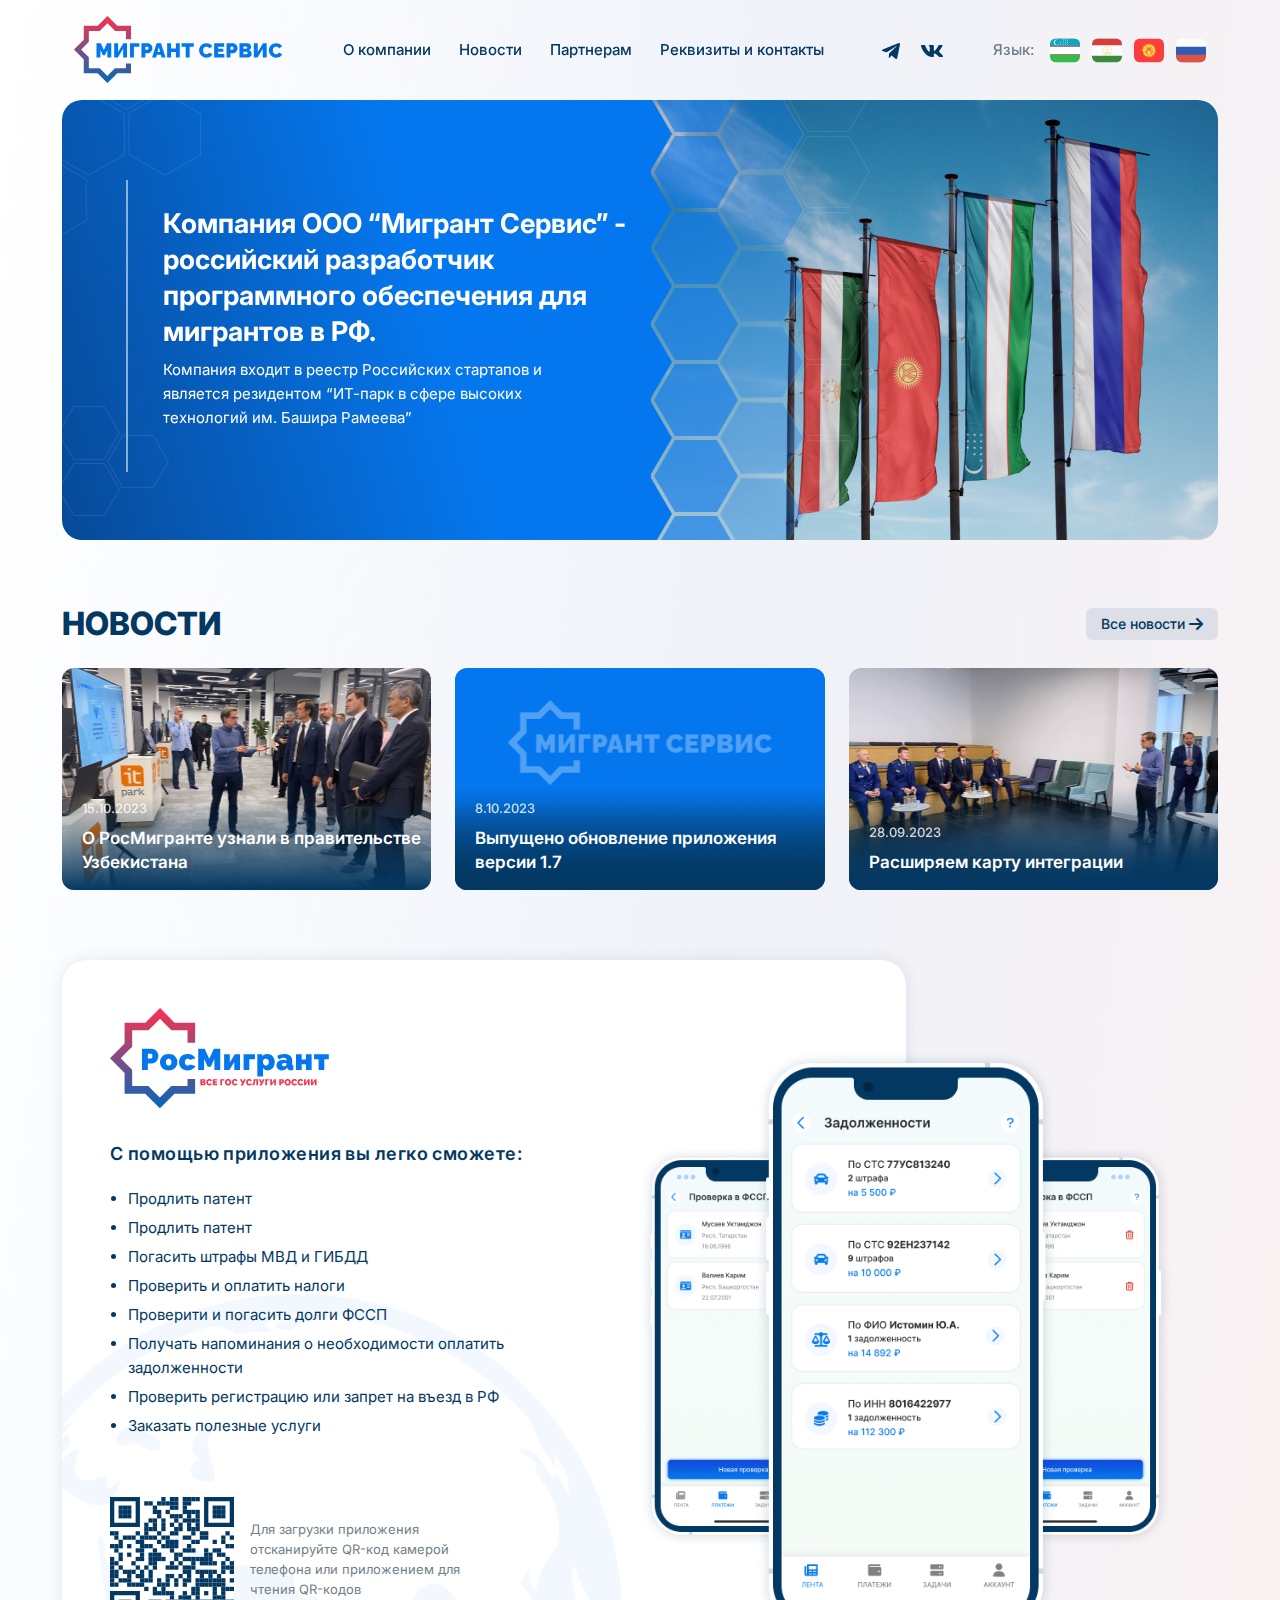
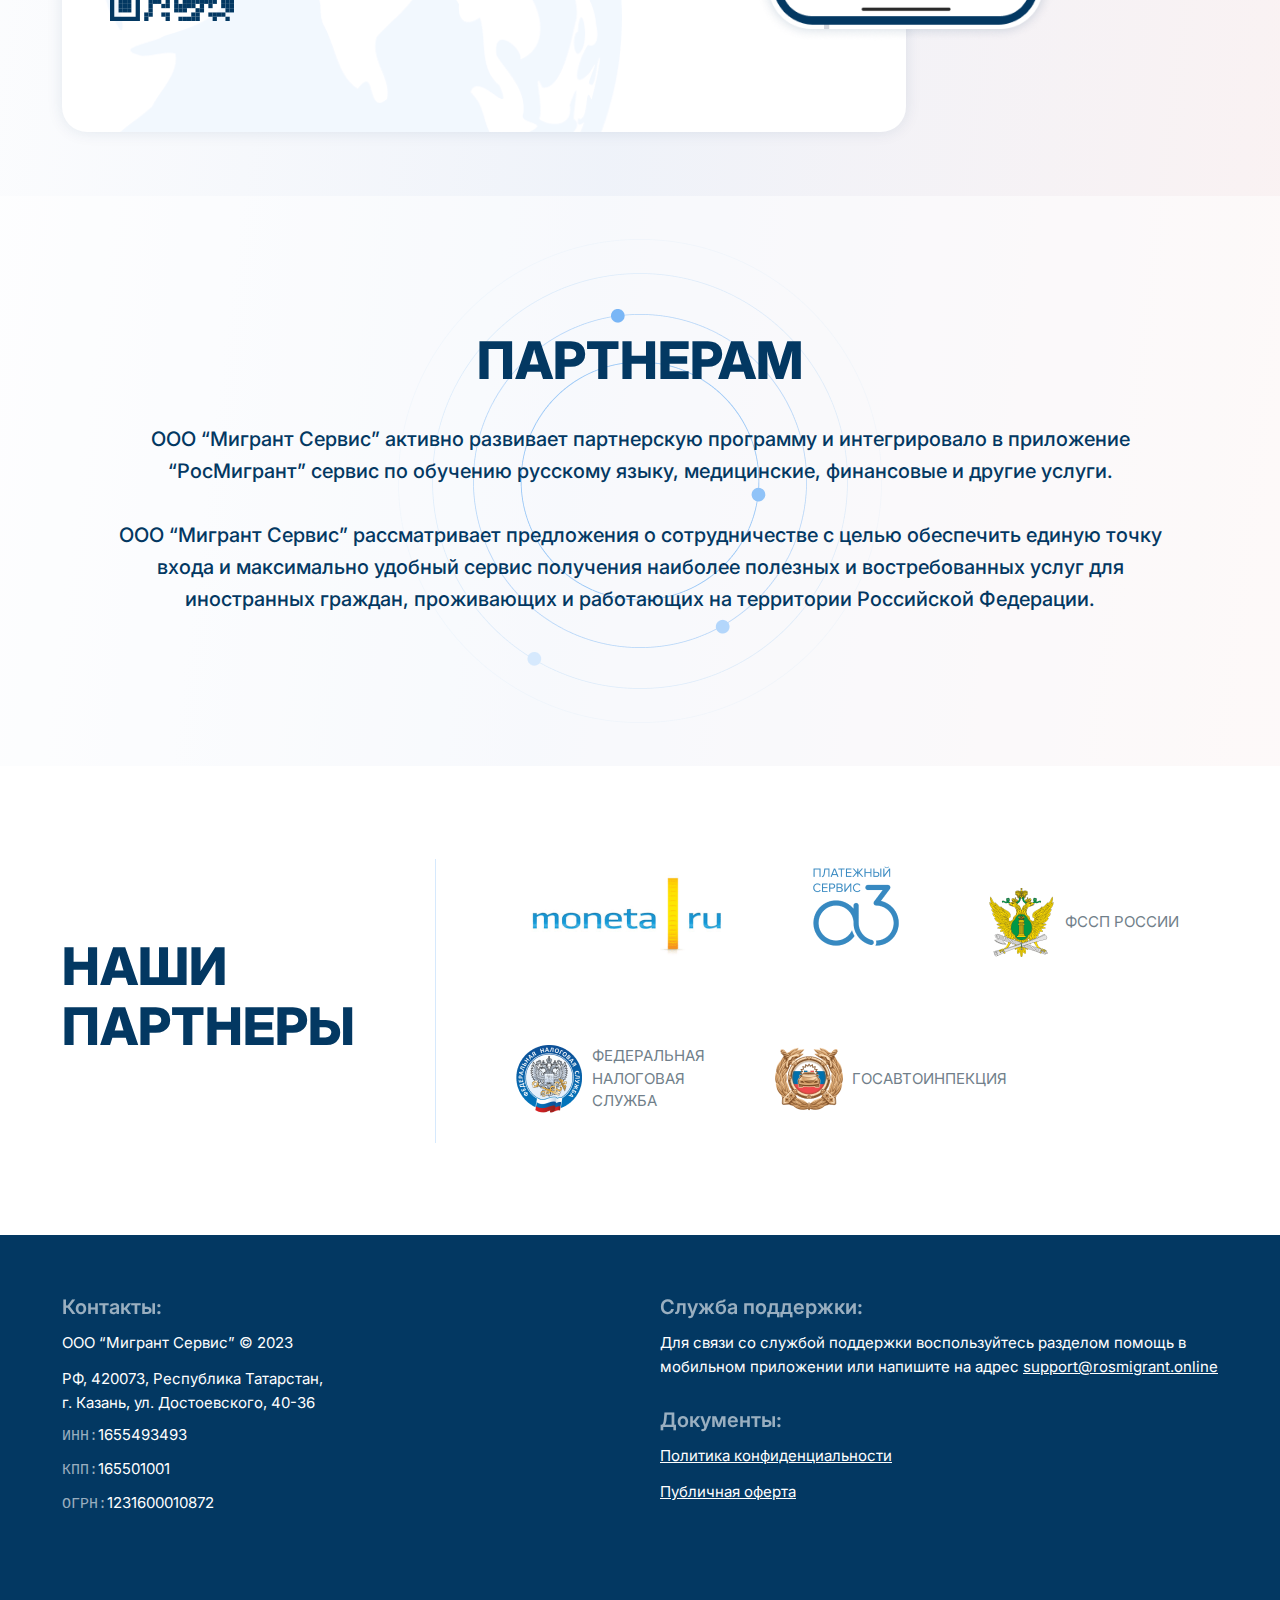
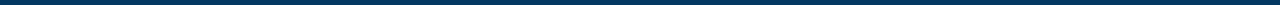
<file: index.html>
<!doctype html>
<html lang="ru">
<head>
  <meta charset="utf-8">
  <meta name="viewport" content="width=device-width, initial-scale=1.0"/>
  <meta http-equiv="X-UA-Compatible" content="ie=edge">
  <meta name="theme-color" content="#FFF">
  <meta name="msapplication-navbutton-color" content="#FFF">
  <meta name="apple-mobile-web-app-capable" content="yes"/>
  <meta name="apple-mobile-web-app-status-bar-style" content="#FFF">

  <!--  SUPPORT FAVICON ALL TOUCH-->
  <link rel="icon" type="image/x-icon" href="favicon.ico">
  <link rel="icon" type="image/png" href="favicon.png">
  <link rel="apple-touch-icon" href="android-chrome-192x192.png">
  <meta name="msapplication-config" content="browserconfig.xml"/>

<!--  <script src="js/bootstrap.bundle.min.js"></script>-->
  <script src="js/aos.js"></script>

  <link rel="stylesheet" href="css/bootstrap.min.css">
  <link rel="stylesheet" href="icons/icons.css">
  <link href="css/aos.css" rel="stylesheet">
  <link rel="stylesheet" href="css/style.css">

  <title>МИГРАНТ СЕРВИС</title>
</head>
<body>


<nav id="menu" class="menu h-100 ">
  <div class="container menu-container h-100 d-flex justify-content-between align-items-center">
    <div class="menu-logo me-56 me-xl-56">
      <a href="#header">
        <img src="images/Logo.svg" width="209" height="68" alt="Logo">
      </a>
    </div>
    <div class="menu-items d-flex justify-content-start align-items-center">
      <a href="#header" class="c-blue me-20 me-xl-28 fs-15 fw-500 text-nowrap">О компании</a>
      <a href="#news" class="c-blue me-20 me-xl-28 fs-15 fw-500">Новости</a>
      <a href="#partners" class="c-blue me-20 me-xl-28 fs-15 fw-500">Партнерам</a>
      <a href="#footer" class="c-blue fs-15 fw-500 text-nowrap">Реквизиты и контакты</a>
      <div class="menu-items-image ms-35 ms-xl-56 d-flex">
        <a href="#">
          <img src="images/telegram.svg" alt="tele">
        </a>
        <a class="ms-8 ms-xl-16" href="#">
          <img src="images/Wk.svg" alt="wk">
        </a>
      </div>
    </div>
    <div class="menu-flags ms-45 ms-xl-45 d-flex align-items-center">
      <span class="flag-text me-13 me-xl-16 fs-15 fw-500 c-gray">Язык:</span>
      <a class="me-9 me-xl-12 cursor-pointer" href="#">
        <img src="images/Uzbekstan.svg" alt="uz">
      </a>
      <a class="me-9 me-xl-12 " href="#">
        <img src="images/Tajikstan.svg" alt="Tj">
      </a>
      <a class="me-9 me-xl-12 " href="#">
        <img src="images/Kyrgizstan.svg" alt="KZ">
      </a>
      <a href="#">
        <img src="images/Russia.svg" alt="RS">
      </a>
      <div style="cursor: pointer" class="mobile-menu-board">
        <span class="с-blue"></span>
        <span class="с-blue"></span>
        <span class="с-blue"></span>
      </div>
    </div>
    <div class="menu-items-mobile">
      <div class="container">
        <a href="#header" class="c-blue d-block mb-24 fs-18 fs-lg-15 fw-500">О компании</a>
        <a href="#news" class="c-blue d-block mb-24 fs-18 fs-lg-15 fw-500">Новости</a>
        <a href="#partners" class="c-blue d-block mb-24 fs-18 fs-lg-15 fw-500">Партнерам</a>
        <a href="#footer" class="c-blue d-block mb-24 fs-18 fs-lg-15 fw-500">Реквизиты и контакты</a>
        <div class="menu-items-image mt-32">
          <a class="me-16" href="#">
            <img src="images/telegram.svg" alt="tele">
          </a>
          <a href="#">
            <img src="images/Wk.svg" alt="wk">
          </a>
        </div>
        <div class="menu-flags-menu mt-22">
          <span class="d-block fs-15 fw-500 c-gray mb-1">Язык:</span>
          <a class="me-12 cursor-pointer" href="#">
            <img src="images/Uzbekstan.svg" alt="uz">
          </a>
          <a class="me-12" href="#">
            <img src="images/Tajikstan.svg" alt="Tj">
          </a>
          <a class="me-12" href="#">
            <img src="images/Kyrgizstan.svg" alt="KZ">
          </a>
          <a href="#">
            <img src="images/Russia.svg" alt="RS">
          </a>
        </div>
      </div>
    </div>
  </div>
</nav>

<div class="container main">
  <section id="header" class="header">
    <div class="header-title">
      <h1 data-aos="fade-right" data-aos-duration="1300">
        Компания ООО “Мигрант Сервис” - российский разработчик программного обеспечения для мигрантов в РФ.
      </h1>
      <p data-aos="fade-right" data-aos-duration="2000">
        Компания входит в реестр Российских стартапов и является резидентом “ИТ-парк в сфере высоких технологий им.
        Башира Рамеева”
      </p>
    </div>
  </section>

  <section id="news" class="news">
    <div class="news-title d-flex justify-content-between align-items-center">
      <h2 class="mb-0">Новости</h2>
      <button>
        <a href="news.html"><span>Все новости</span></a>
        <i class="fa-solid fa-arrow-right ms-1"></i>
      </button>
    </div>

    <div class="row mt-24">
      <div class="col-lg-4 col-md-6 col-12 mb-lg-0 mb-4 ">
        <div style="background-image: url('images/news-img1.png')" class="news-box h-222">
          <div class="news-box-text">
            <h5 class="data">15.10.2023</h5>
            <p>О РосМигранте узнали в правительстве Узбекистана</p>
          </div>
        </div>
      </div>
      <div class="col-lg-4 col-md-6 col-12 mb-lg-0 mb-4">
        <div style="background-image: url('images/news-img2.png')" class="news-box  h-222">
          <div class="news-box-text">
            <h5 class="data">8.10.2023</h5>
            <p>Выпущено обновление приложения версии 1.7</p>
          </div>
        </div>
      </div>
      <div class="col-lg-4 col-12 col-12">
        <div style="background-image: url('images/news-img3.png')" class="news-box h-222">
          <div class="news-box-text">
            <h5 class="data">28.09.2023</h5>
            <p>Расширяем карту интеграции</p>
          </div>
        </div>
      </div>
    </div>
  </section>

  <section id="migrant" class="migrant position-relative">
    <div class="inner">
      <div class="migrant-white-box">
        <div class="migrant-white-box-logo">
          <img src="images/migrant.svg" alt="mi">
        </div>
        <div class="migrant-white-box-texts">
          <h2>С помощью приложения вы легко сможете:</h2>

          <ul>
            <li>
              Продлить патент
            </li>
            <li>
              Продлить патент
            </li>
            <li>
              Погасить штрафы МВД и ГИБДД
            </li>
            <li>
              Проверить и оплатить налоги
            </li>
            <li>
              Проверити и погасить долги ФССП
            </li>
            <li>
              Получать напоминания о необходимости оплатить задолженности
            </li>
            <li>
              Проверить регистрацию или запрет на въезд в РФ
            </li>
            <li>
              Заказать полезные услуги
            </li>
          </ul>

        </div>
        <div class="migrant-white-box-shtrix d-flex align-items-center">
          <img src="images/strix.svg" alt="shrix">
          <span class="ms-3">Для загрузки приложения <br>
            отсканируйте QR-код камерой <br>
            телефона или приложением для <br>
            чтения QR-кодов</span>
        </div>
        <div class="migrant-white-box-application mt-25">
          <a href="#">
            <img src="images/Play_store.svg" alt="Play">
          </a>
          <a href="#">
            <img src="images/App_Store.svg" alt="App">
          </a>
        </div>
        <div class="migrant-iphone-image">
          <img src="images/migrant-iphone.png" alt="migrant" width="1264" height="1394">
        </div>
      </div>
    </div>
  </section>
</div>

<section id="partners" class="partners mt-64">
  <div class="container partners-container">
    <div class="partners-texts">
      <h2>Партнерам</h2>

      <p>ООО “Мигрант Сервис” активно развивает партнерскую программу и интегрировало
        в приложение “РосМигрант” сервис по обучению русскому языку, медицинские, финансовые и другие услуги.
        <br>
        <br>
        ООО “Мигрант Сервис” рассматривает предложения о сотрудничестве с
        целью обеспечить единую точку входа и максимально удобный сервис получения
        наиболее полезных и востребованных услуг для иностранных граждан, проживающих
        и работающих на территории Российской Федерации.
      </p>
    </div>
  </div>
</section>


<section id="our-partners" class="our-partners">
  <div class="container">
    <div class="our-partners-inner">
      <div class="our-partners-inner-head">
        <h2>
          Наши Партнеры
        </h2>
      </div>
      <div class="our-partners-inner-box">
        <div class="our-partners-inner-box-image">
          <img width="226" height="110" src="images/our-partners1.png" alt="our">
        </div>
        <div class="our-partners-inner-box-image">
          <img width="100" height="100" src="images/our-partners2.png" alt="our">
        </div>
        <div class="our-partners-inner-box-image d-flex align-items-center">
          <img width="71" height="70" src="images/our-partners3.png" alt="our">
          <span class="ms-2">ФССП России</span>
        </div>
        <div class="our-partners-inner-box-image d-flex align-items-center">
          <img width="70" height="70" src="images/our-partners4.png" alt="our">
          <span class="ms-2">ФЕДЕРАЛЬНАЯ <br>  НАЛОГОВАЯ СЛУЖБА</span>
        </div>
        <div class="our-partners-inner-box-image ms-0 ms-lg-4 d-flex align-items-center">
          <img width="70" height="70" src="images/our-partners5.png" alt="our">
          <span class="ms-2">Госавтоинпекция</span>
        </div>
      </div>
    </div>
  </div>
</section>


<footer id="footer" class="footer">
  <div class="container">
    <div class="footer-inner">
      <div class="footer-inner-contact">
        <h3 class="mb-12">Контакты:</h3>
        <p class="mb-12">ООО “Мигрант Сервис” © 2023</p>
        <a class="mb-2" href="#">
          РФ, 420073, Республика Татарстан, <br>
          г. Казань, ул. Достоевского, 40-36
        </a>
        <span class="mb-2"><samp>ИНН:</samp>1655493493</span>
        <span class="mb-2"><samp>КПП:</samp>165501001</span>
        <span class="mb-2"><samp>ОГРН:</samp>1231600010872</span>
      </div>
      <div class="footer-inner-contact">
        <h3 class="mb-12">Служба поддержки:</h3>
        <p class="mb-29">Для связи со службой поддержки воспользуйтесь разделом помощь в <br>
          мобильном приложении или напишите на адрес <a href="#">support@rosmigrant.online</a>
        </p>
        <h3 class="mb-12">Документы:</h3>
        <a class="footer-inner-contact-link mb-12" href="#">
          Политика конфиденциальности
        </a>
        <a class="footer-inner-contact-link" href="#">
          Публичная оферта
        </a>
      </div>
    </div>
  </div>
</footer>


<script src="js/script.js"></script>
</body>
</html>
</file>
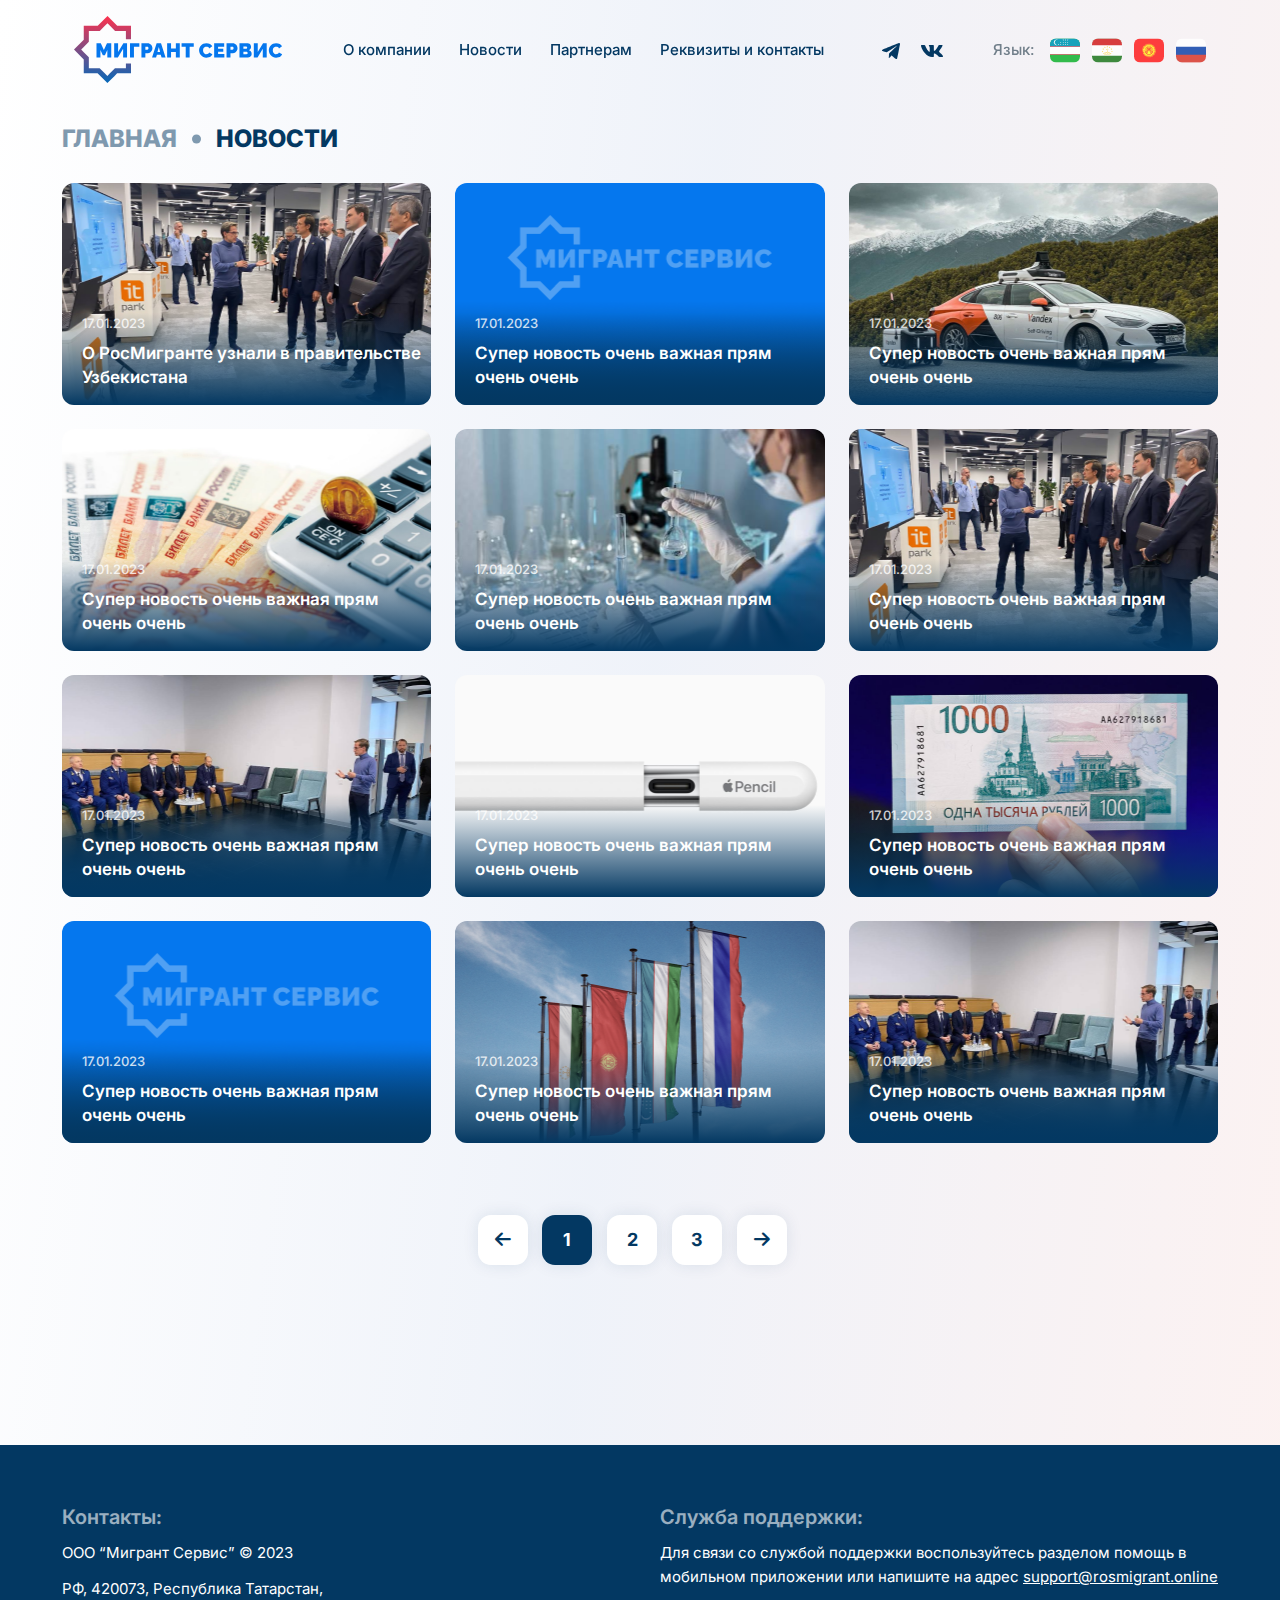
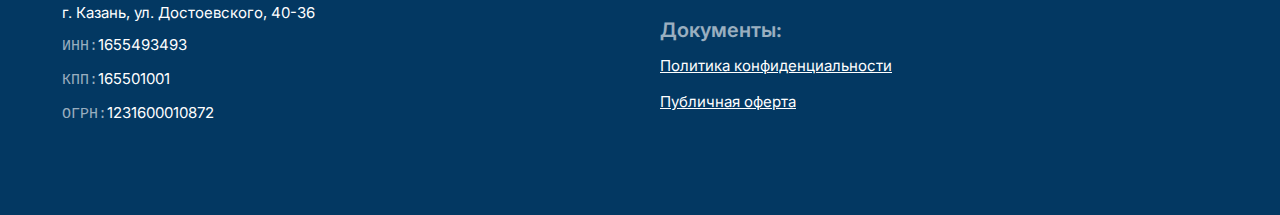
<file: news.html>
<!doctype html>
<html lang="ru">
<head>
  <meta charset="utf-8">
  <meta name="viewport" content="width=device-width, initial-scale=1.0"/>
  <meta http-equiv="X-UA-Compatible" content="ie=edge">
  <meta name="theme-color" content="#FFF">
  <meta name="msapplication-navbutton-color" content="#FFF">
  <meta name="apple-mobile-web-app-capable" content="yes"/>
  <meta name="apple-mobile-web-app-status-bar-style" content="#FFF">

  <!--  SUPPORT FAVICON ALL TOUCH-->
  <link rel="icon" type="image/x-icon" href="favicon.ico">
  <link rel="icon" type="image/png" href="favicon.png">
  <link rel="apple-touch-icon" href="android-chrome-192x192.png">
  <meta name="msapplication-config" content="browserconfig.xml"/>

  <script src="js/bootstrap.bundle.min.js"></script>
  <script src="js/aos.js"></script>

  <link rel="stylesheet" href="css/bootstrap.min.css">
  <link rel="stylesheet" href="icons/icons.css">
  <link href="css/aos.css" rel="stylesheet">
  <link rel="stylesheet" href="css/style.css">


  <title>Новости</title>
</head>
<body>


<nav id="menu" class="menu h-100 ">
  <div class="container menu-container h-100 d-flex justify-content-between align-items-center">
    <div class="menu-logo me-56 me-xl-56">
      <a href="#">
        <img src="images/Logo.svg" width="209" height="68" alt="Logo">
      </a>
    </div>
    <div class="menu-items d-flex justify-content-start align-items-center">
      <a href="#" class="c-blue me-20 me-xl-28 fs-15 fw-500 text-nowrap">О компании</a>
      <a href="#news" class="c-blue me-20 me-xl-28 fs-15 fw-500">Новости</a>
      <a href="#" class="c-blue me-20 me-xl-28 fs-15 fw-500">Партнерам</a>
      <a href="#" class="c-blue fs-15 fw-500 text-nowrap">Реквизиты и контакты</a>
      <div class="menu-items-image ms-35 ms-xl-56 d-flex">
        <a href="#">
          <img src="images/telegram.svg" alt="tele">
        </a>
        <a class="ms-8 ms-xl-16" href="#">
          <img src="images/Wk.svg" alt="wk">
        </a>
      </div>
    </div>
    <div class="menu-flags ms-45 ms-xl-45 d-flex align-items-center">
      <span class="flag-text me-13 me-xl-16 fs-15 fw-500 c-gray">Язык:</span>
      <a class="me-9 me-xl-12 cursor-pointer" href="#">
        <img src="images/Uzbekstan.svg" alt="uz">
      </a>
      <a class="me-9 me-xl-12 " href="#">
        <img src="images/Tajikstan.svg" alt="Tj">
      </a>
      <a class="me-9 me-xl-12 " href="#">
        <img src="images/Kyrgizstan.svg" alt="KZ">
      </a>
      <a href="#">
        <img src="images/Russia.svg" alt="RS">
      </a>
      <div style="cursor: pointer" class="mobile-menu-board">
        <span class="с-blue"></span>
        <span class="с-blue"></span>
        <span class="с-blue"></span>
      </div>
    </div>
    <div class="menu-items-mobile">
      <div class="container">
        <a href="#" class="c-blue d-block mb-24 fs-18 fs-lg-15 fw-500">О компании</a>
        <a href="#news" class="c-blue d-block mb-24 fs-18 fs-lg-15 fw-500">Новости</a>
        <a href="#" class="c-blue d-block mb-24 fs-18 fs-lg-15 fw-500">Партнерам</a>
        <a href="#" class="c-blue d-block mb-24 fs-18 fs-lg-15 fw-500">Реквизиты и контакты</a>
        <div class="menu-items-image mt-32">
          <a class="me-16" href="#">
            <img src="images/telegram.svg" alt="tele">
          </a>
          <a href="#">
            <img src="images/Wk.svg" alt="wk">
          </a>
        </div>
        <div class="menu-flags-menu mt-22">
          <span class="d-block fs-15 fw-500 c-gray mb-1">Язык:</span>
          <a class="me-12 cursor-pointer" href="#">
            <img src="images/Uzbekstan.svg" alt="uz">
          </a>
          <a class="me-12" href="#">
            <img src="images/Tajikstan.svg" alt="Tj">
          </a>
          <a class="me-12" href="#">
            <img src="images/Kyrgizstan.svg" alt="KZ">
          </a>
          <a href="#">
            <img src="images/Russia.svg" alt="RS">
          </a>
        </div>
      </div>
    </div>
  </div>
</nav>

<div class="container">

  <section id="news" class="news news-page">

    <div class="news-title news-page-title d-flex justify-content-start align-items-center">
      <h3 class="mb-0">главная</h3>
      <img class="ms-15 me-15" src="images/round.svg" alt="round">
      <h2 class="mb-0">Новости</h2>
    </div>

    <div class="row mt-10 mt-sm-24">
      <div class="col-12 col-sm-6 col-lg-4 mb-4 ">
        <div style="background-image: url('images/news-img1.png')" class="news-box h-222">
          <div class="news-box-text">
            <h5 class="data">17.01.2023</h5>
            <p>О РосМигранте узнали в правительстве Узбекистана</p>
          </div>
        </div>
      </div>
      <div class="col-12 col-sm-6 col-lg-4 mb-4">
        <div style="background-image: url('images/news-img2.png')" class="news-box  h-222">
          <div class="news-box-text">
            <h5 class="data">17.01.2023</h5>
            <p>Супер новость очень важная прям очень очень</p>
          </div>
        </div>
      </div>
      <div class="col-12 col-sm-6 col-lg-4 mb-4">
        <div style="background-image: url('images/news-img4.png')" class="news-box h-222">
          <div class="news-box-text">
            <h5 class="data">17.01.2023</h5>
            <p>Супер новость очень важная прям очень очень</p>
          </div>
        </div>
      </div>
      <div class="col-12 col-sm-6 col-lg-4 mb-4">
        <div style="background-image: url('images/news-img5.png')" class="news-box h-222">
          <div class="news-box-text">
            <h5 class="data">17.01.2023</h5>
            <p>Супер новость очень важная прям очень очень</p>
          </div>
        </div>
      </div>
      <div class="col-12 col-sm-6 col-lg-4 mb-4">
        <div style="background-image: url('images/news-img6.png')" class="news-box h-222">
          <div class="news-box-text">
            <h5 class="data">17.01.2023</h5>
            <p>Супер новость очень важная прям очень очень</p>
          </div>
        </div>
      </div>
      <div class="col-12 col-sm-6 col-lg-4 mb-4">
        <div style="background-image: url('images/news-img1.png')" class="news-box h-222">
          <div class="news-box-text">
            <h5 class="data">17.01.2023</h5>
            <p>Супер новость очень важная прям очень очень</p>
          </div>
        </div>
      </div>
      <div class="col-12 col-sm-6 col-lg-4 mb-4">
        <div style="background-image: url('images/news-img3.png')" class="news-box h-222">
          <div class="news-box-text">
            <h5 class="data">17.01.2023</h5>
            <p>Супер новость очень важная прям очень очень</p>
          </div>
        </div>
      </div>
      <div class="col-12 col-sm-6 col-lg-4 mb-4">
        <div style="background-image: url('images/news-img7.png')" class="news-box h-222">
          <div class="news-box-text">
            <h5 class="data">17.01.2023</h5>
            <p>Супер новость очень важная прям очень очень</p>
          </div>
        </div>
      </div>
      <div class="col-12 col-sm-6 col-lg-4 mb-4">
        <div style="background-image: url('images/news-img8.png')" class="news-box h-222">
          <div class="news-box-text">
            <h5 class="data">17.01.2023</h5>
            <p>Супер новость очень важная прям очень очень</p>
          </div>
        </div>
      </div>
      <div class="col-12 col-sm-6 col-lg-4 mb-4">
        <div style="background-image: url('images/news-img2.png')" class="news-box h-222">
          <div class="news-box-text">
            <h5 class="data">17.01.2023</h5>
            <p>Супер новость очень важная прям очень очень</p>
          </div>
        </div>
      </div>
      <div class="col-12 col-sm-6 col-lg-4 mb-4">
        <div style="background-image: url('images/news-img9.png')" class="news-box h-222">
          <div class="news-box-text">
            <h5 class="data">17.01.2023</h5>
            <p>Супер новость очень важная прям очень очень</p>
          </div>
        </div>
      </div>
      <div class="col-12 col-sm-6 col-lg-4 mb-4">
        <div style="background-image: url('images/news-img3.png')" class="news-box h-222">
          <div class="news-box-text">
            <h5 class="data">17.01.2023</h5>
            <p>Супер новость очень важная прям очень очень</p>
          </div>
        </div>
      </div>
    </div>

  </section>


</div>


<div class="d-flex justify-content-center align-items-center mt-48 mb-164">
  <div aria-label="Page navigation example">
    <ul class="pagination">
      <li class="page-item">
        <a class="page-link" href="#" aria-label="Previous">
          <span aria-hidden="true">
            <i class="fa-solid fa-arrow-left"></i>
          </span>
        </a>
      </li>
      <li class="page-item"><a class="page-link active" href="#">1</a></li>
      <li class="page-item"><a class="page-link" href="#">2</a></li>
      <li class="page-item"><a class="page-link" href="#">3</a></li>
      <li class="page-item">
        <a class="page-link" href="#" aria-label="Next">
          <span aria-hidden="true">
            <i class="fa-solid fa-arrow-right"></i>
          </span>
        </a>
      </li>
    </ul>
  </div>
</div>


<footer class="footer">

  <div class="container">

    <div class="footer-inner">

      <div class="footer-inner-contact">
        <h3 class="mb-12">Контакты:</h3>
        <p class="mb-12">ООО “Мигрант Сервис” © 2023</p>
        <a class="mb-2" href="#">
          РФ, 420073, Республика Татарстан, <br>
          г. Казань, ул. Достоевского, 40-36
        </a>
        <span class="mb-2"><samp>ИНН:</samp>1655493493</span>
        <span class="mb-2"><samp>КПП:</samp>165501001</span>
        <span class="mb-2"><samp>ОГРН:</samp>1231600010872</span>
      </div>

      <div class="footer-inner-contact">
        <h3 class="mb-12">Служба поддержки:</h3>
        <p class="mb-29">Для связи со службой поддержки воспользуйтесь разделом помощь в <br>
          мобильном приложении или напишите на адрес <a href="#">support@rosmigrant.online</a>
        </p>
        <h3 class="mb-12">Документы:</h3>
        <a class="footer-inner-contact-link mb-12" href="#">
          Политика конфиденциальности
        </a>
        <a class="footer-inner-contact-link" href="#">
          Публичная оферта
        </a>
      </div>


    </div>


  </div>


</footer>

<script src="js/script.js"></script>
</body>
</html>
</file>
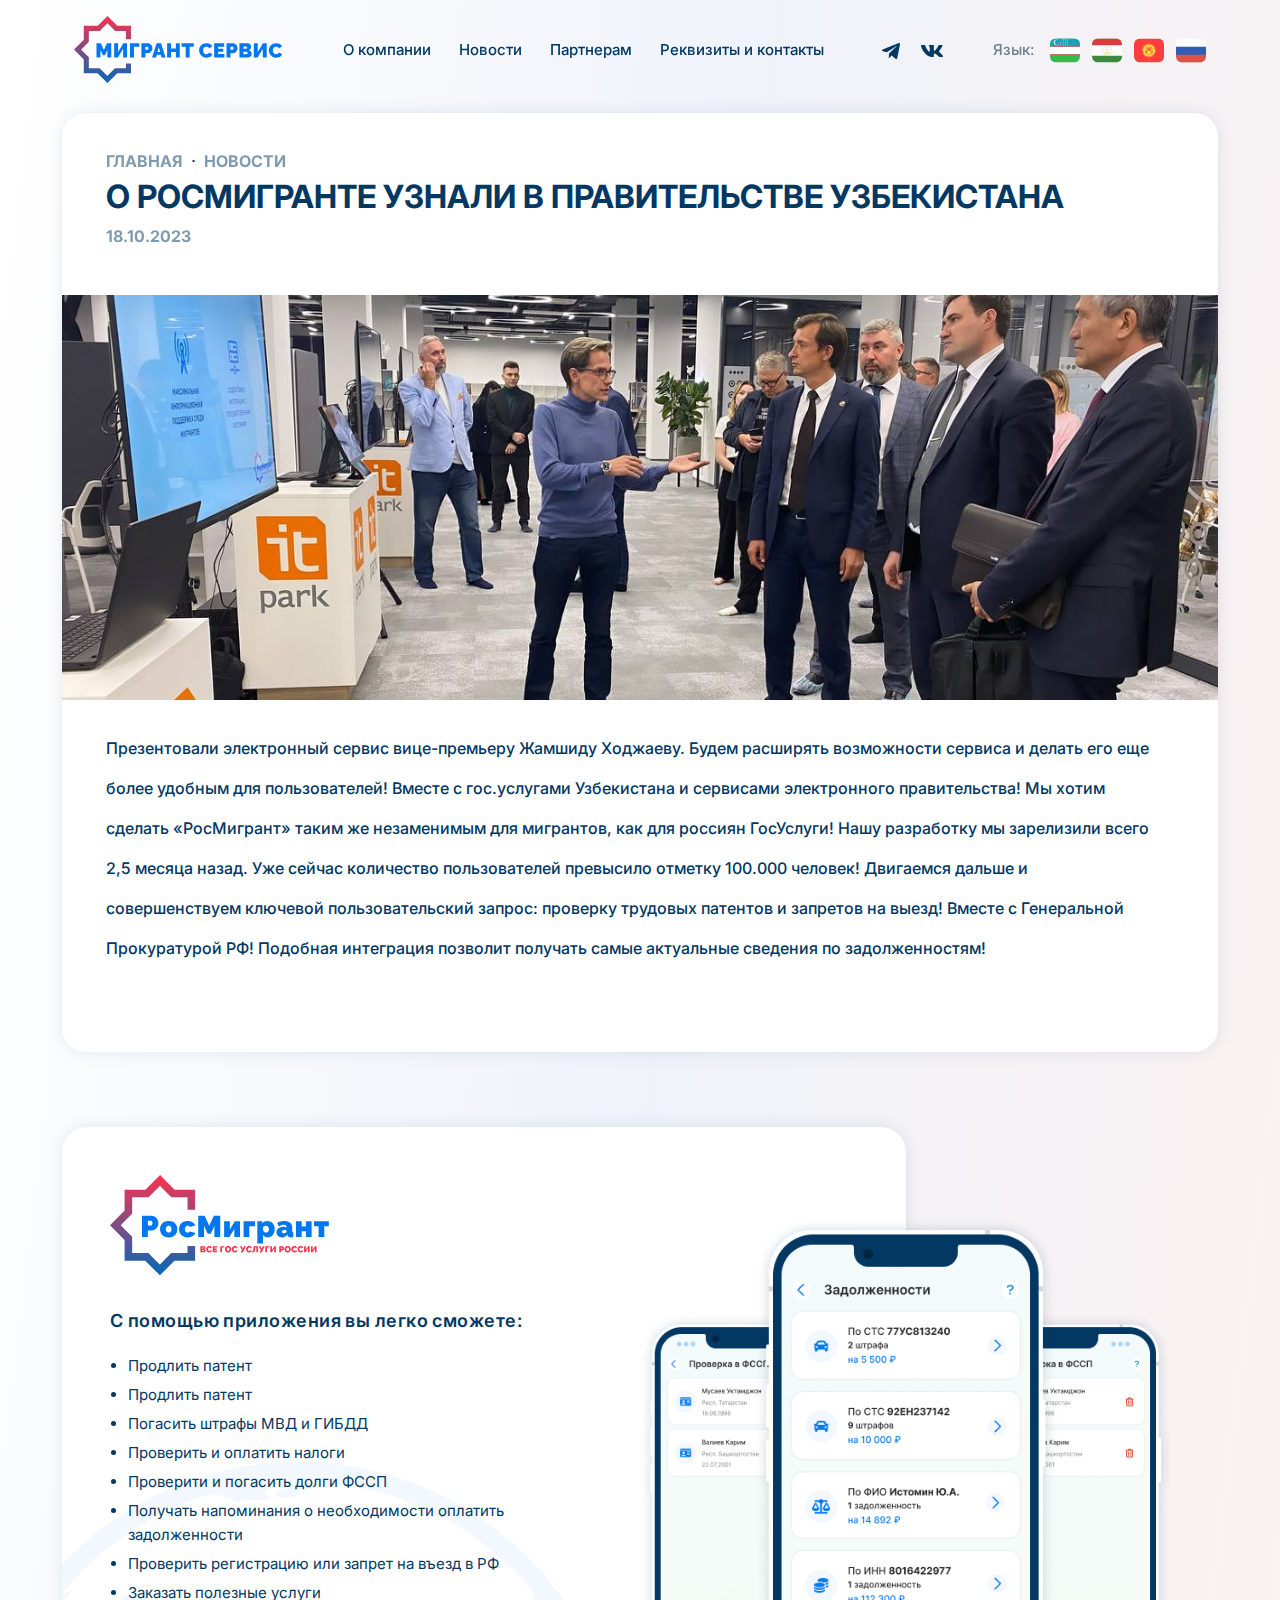
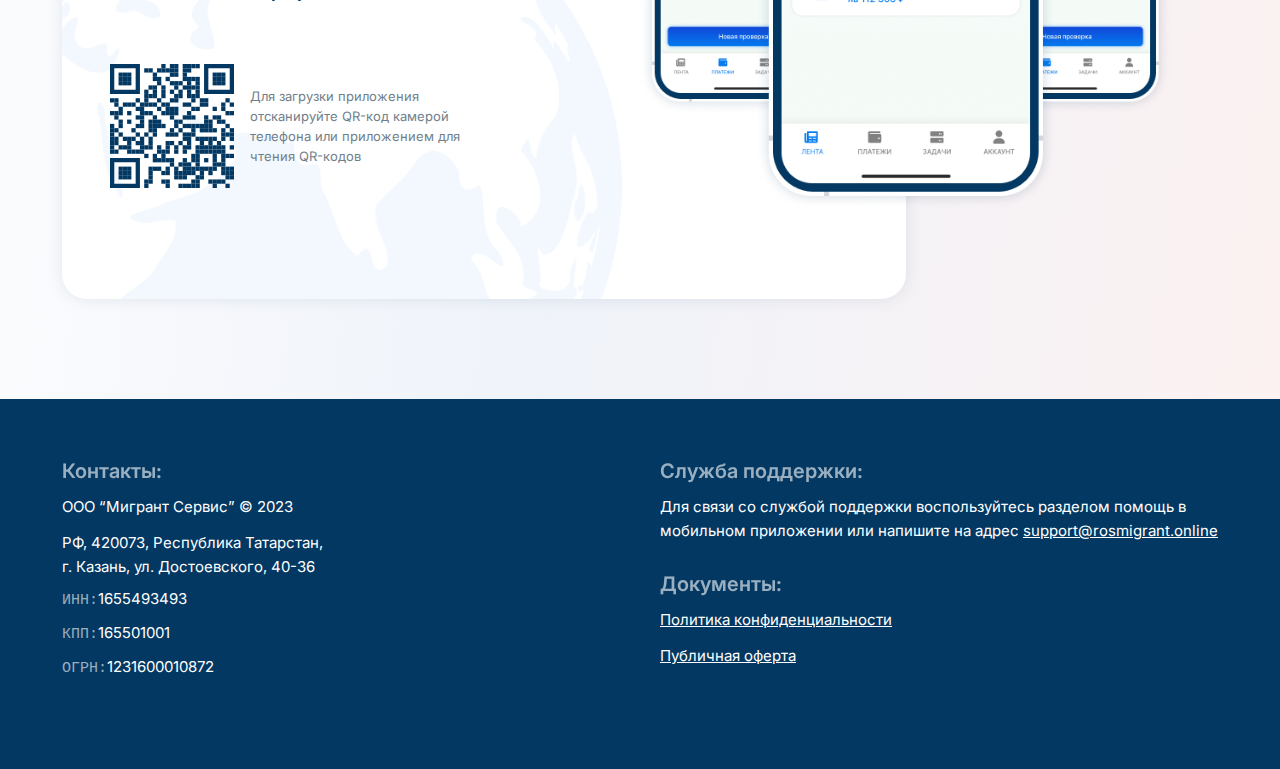
<file: wiframe.html>
<!doctype html>
<html lang="ru">
<head>
  <meta charset="utf-8">
  <meta name="viewport" content="width=device-width, initial-scale=1.0"/>
  <meta http-equiv="X-UA-Compatible" content="ie=edge">
  <meta name="theme-color" content="#FFF">
  <meta name="msapplication-navbutton-color" content="#FFF">
  <meta name="apple-mobile-web-app-capable" content="yes"/>
  <meta name="apple-mobile-web-app-status-bar-style" content="#FFF">

  <!--  SUPPORT FAVICON ALL TOUCH-->
  <link rel="icon" type="image/x-icon" href="favicon.ico">
  <link rel="icon" type="image/png" href="favicon.png">
  <link rel="apple-touch-icon" href="android-chrome-192x192.png">
  <meta name="msapplication-config" content="browserconfig.xml"/>

  <script src="js/bootstrap.bundle.min.js"></script>
  <script src="js/aos.js"></script>

  <link rel="stylesheet" href="css/bootstrap.min.css">
  <link rel="stylesheet" href="icons/icons.css">
  <link href="css/aos.css" rel="stylesheet">
  <link rel="stylesheet" href="css/style.css">

  <title>Новости</title>
</head>
<body>


<nav id="menu" class="menu h-100 ">
  <div class="container menu-container h-100 d-flex justify-content-between align-items-center">
    <div class="menu-logo me-56 me-xl-56">
      <a href="#header">
        <img src="images/Logo.svg" width="209" height="68" alt="Logo">
      </a>
    </div>
    <div class="menu-items d-flex justify-content-start align-items-center">
      <a href="#header" class="c-blue me-20 me-xl-28 fs-15 fw-500 text-nowrap">О компании</a>
      <a href="#news" class="c-blue me-20 me-xl-28 fs-15 fw-500">Новости</a>
      <a href="#partners" class="c-blue me-20 me-xl-28 fs-15 fw-500">Партнерам</a>
      <a href="#footer" class="c-blue fs-15 fw-500 text-nowrap">Реквизиты и контакты</a>
      <div class="menu-items-image ms-35 ms-xl-56 d-flex">
        <a href="#">
          <img src="images/telegram.svg" alt="tele">
        </a>
        <a class="ms-8 ms-xl-16" href="#">
          <img src="images/Wk.svg" alt="wk">
        </a>
      </div>
    </div>
    <div class="menu-flags ms-45 ms-xl-45 d-flex align-items-center">
      <span class="flag-text me-13 me-xl-16 fs-15 fw-500 c-gray">Язык:</span>
      <a class="me-9 me-xl-12 cursor-pointer" href="#">
        <img src="images/Uzbekstan.svg" alt="uz">
      </a>
      <a class="me-9 me-xl-12 " href="#">
        <img src="images/Tajikstan.svg" alt="Tj">
      </a>
      <a class="me-9 me-xl-12 " href="#">
        <img src="images/Kyrgizstan.svg" alt="KZ">
      </a>
      <a href="#">
        <img src="images/Russia.svg" alt="RS">
      </a>
      <div style="cursor: pointer" class="mobile-menu-board">
        <span class="с-blue"></span>
        <span class="с-blue"></span>
        <span class="с-blue"></span>
      </div>
    </div>
    <div class="menu-items-mobile">
      <div class="container">
        <a href="#header" class="c-blue d-block mb-24  fs-15 fw-500">О компании</a>
        <a href="#news" class="c-blue d-block mb-24  fs-15 fw-500">Новости</a>
        <a href="#partners" class="c-blue d-block mb-24 fs-15 fw-500">Партнерам</a>
        <a href="#footer" class="c-blue d-block mb-24  fs-15 fw-500">Реквизиты и контакты</a>
        <div class="menu-items-image mt-32">
          <a class="me-16" href="#">
            <img src="images/telegram.svg" alt="tele">
          </a>
          <a href="#">
            <img src="images/Wk.svg" alt="wk">
          </a>
        </div>
        <div class="menu-flags-menu mt-22">
          <span class="d-block fs-15 fw-500 c-gray">Язык:</span>
          <a class="me-12 cursor-pointer" href="#">
            <img src="images/Uzbekstan.svg" alt="uz">
          </a>
          <a class="me-12" href="#">
            <img src="images/Tajikstan.svg" alt="Tj">
          </a>
          <a class="me-12" href="#">
            <img src="images/Kyrgizstan.svg" alt="KZ">
          </a>
          <a href="#">
            <img src="images/Russia.svg" alt="RS">
          </a>
        </div>
      </div>
    </div>
  </div>
</nav>

<div class="container mt-100 main">

  <div class="wrapper mt-113 mb-75">
    <div class="pt-sm-34 pt-20 ps-sm-44 ps-24">
      <div class="d-flex justify-content-start align-items-center">
        <a href="#" class="fw-bold fs-16 c-blue text-uppercase wrapper-links">главная</a>
        <span class="fs-18 mx-2 c-blue">·</span>
        <a href="#" class="fw-bold fs-16 c-blue text-uppercase wrapper-links">Новости</a>
      </div>

      <h1 class="fs-sm-32 fs-22 c-blue fw-bold text-uppercase mt-1 mb-2">О РосМигранте узнали в Правительстве Узбекистана</h1>
      <p class="fs-16 c-blue opacity-50 text-uppercase fw-bold">18.10.2023</p>
    </div>
    <img src="images/wiframe-img.png" alt="wiframe-img.png" class="w-100 mt-sm-31 mt-12 h-405 object-fit-cover" style="object-position: center 37%;">

      <p class="c-blue fs-16 fw-500 mb-0 pt-28 ps-sm-44 ps-27 lh-35 lh-sm-40 pb-sm-84 pb-40 pe-sm-52 pe-20">
          Презентовали электронный сервис вице-премьеру Жамшиду Ходжаеву.
          Будем расширять возможности сервиса и делать его еще более удобным для пользователей! Вместе с гос.услугами Узбекистана и сервисами электронного правительства!
          Мы хотим сделать «РосМигрант» таким же незаменимым для мигрантов, как для россиян ГосУслуги! Нашу разработку мы зарелизили всего 2,5 месяца назад. Уже сейчас количество пользователей превысило отметку 100.000 человек! Двигаемся дальше и совершенствуем ключевой пользовательский запрос: проверку трудовых патентов и запретов на выезд!
          Вместе с Генеральной Прокуратурой РФ!
          Подобная интеграция позволит получать самые актуальные сведения по задолженностям!
      </p>
  </div>


  <section id="migrant" class="migrant position-relative mb-100">
    <div class="inner">
      <div class="migrant-white-box">
        <div class="migrant-white-box-logo">
          <img src="images/migrant.svg" alt="mi">
        </div>
        <div class="migrant-white-box-texts">
          <h2>С помощью приложения вы легко сможете:</h2>

          <ul>
            <li>
              Продлить патент
            </li>
            <li>
              Продлить патент
            </li>
            <li>
              Погасить штрафы МВД и ГИБДД
            </li>
            <li>
              Проверить и оплатить налоги
            </li>
            <li>
              Проверити и погасить долги ФССП
            </li>
            <li>
              Получать напоминания о необходимости оплатить задолженности
            </li>
            <li>
              Проверить регистрацию или запрет на въезд в РФ
            </li>
            <li>
              Заказать полезные услуги
            </li>
          </ul>

        </div>
        <div class="migrant-white-box-shtrix d-flex align-items-center">
          <img src="images/strix.svg" alt="shrix">
          <span class="ms-3">Для загрузки приложения <br>
            отсканируйте QR-код камерой <br>
            телефона или приложением для <br>
            чтения QR-кодов</span>
        </div>
        <div class="migrant-white-box-application mt-25">
          <a href="#">
            <img src="images/Play_store.svg" alt="Play">
          </a>
          <a href="#">
            <img src="images/App_Store.svg" alt="App">
          </a>
        </div>
        <div class="migrant-iphone-image">
          <img src="images/migrant-iphone.png" alt="migrant" width="1264" height="1394">
        </div>
      </div>
    </div>
  </section>

</div>


<footer id="footer" class="footer">

  <div class="container">

    <div class="footer-inner">

      <div class="footer-inner-contact">
        <h3 class="mb-12">Контакты:</h3>
        <p class="mb-12">ООО “Мигрант Сервис” © 2023</p>
        <a class="mb-2" href="#">
          РФ, 420073, Республика Татарстан, <br>
          г. Казань, ул. Достоевского, 40-36
        </a>
        <span class="mb-2"><samp>ИНН:</samp>1655493493</span>
        <span class="mb-2"><samp>КПП:</samp>165501001</span>
        <span class="mb-2"><samp>ОГРН:</samp>1231600010872</span>
      </div>

      <div class="footer-inner-contact">
        <h3 class="mb-12">Служба поддержки:</h3>
        <p class="mb-29">Для связи со службой поддержки воспользуйтесь разделом помощь в <br>
          мобильном приложении или напишите на адрес <a href="#">support@rosmigrant.online</a>
        </p>
        <h3 class="mb-12">Документы:</h3>
        <a class="footer-inner-contact-link mb-12" href="#">
          Политика конфиденциальности
        </a>
        <a class="footer-inner-contact-link" href="#">
          Публичная оферта
        </a>
      </div>


    </div>


  </div>


</footer>

<script src="js/script.js"></script>
</body>
</html>
</file>
<file: icons/icons.css>
.fa, .fa-brands, .fa-duotone, .fa-light, .fa-regular, .fa-solid, .fa-thin, .fab, .fad, .fal, .far, .fas, .fat {
    -moz-osx-font-smoothing: grayscale;
    -webkit-font-smoothing: antialiased;
    font-style: normal;
    font-variant: normal;
    line-height: 1;
    text-rendering: auto
}


.fa-arrow-right:before {
    content: "\f061"
}

.fa-mobile:before {
    content: "\f3ce"
}

.fa-desktop:before {
    content: "\f390"
}

.fa-code:before {
    content: "\f121"
}

.fa-share-nodes:before {
    content: "\f1e0"
}

.fa-arrow-right:before {
    content: "\f061"
}

.fa-arrow-left:before {
    content: "\f060"
}

.fa-square-facebook:before {
    content: "\f082"
}

.fa-instagram:before {
    content: "\f16d"
}

.fa-youtube:before {
    content: "\f167"
}

.fa-pinterest:before {
    content: "\f0d2"
}
.fa-xmark:before {
    content: "\f00d"
}


.fa-play:before {
    content: "\f04b"
}

.fa-whatsapp:before {
    content: "\f232"
}

.fa-telegram:before {
    content: "\f2c6"
}

.fa-arrow-right:before {
    content: "\f061"
}

.fa-arrow-up:before {
    content: "\f062"
}

.fa-plus:before {
    content: "\2b"
}

.fa-minus:before {
    content: "\f068"
}

.fa-phone-arrow-down-left:before {
    content: "\e223"
}

.fa-up-right-and-down-left-from-center:before {
    content: "\f424"
}
.fa-arrow-right:before {
    content: "\f061"
}

.fa-arrow-left:before {
    content: "\f060"
}

.fa-arrow-right:before {
    content: "\f061"
}



/*---------------------------------*/


@font-face {
    font-family: "Font Awesome 6 Brands";
    font-style: normal;
    font-weight: 400;
    font-display: block;
    src: url(fontawesome/fa-brands-400.woff2) format("woff2"), url(fontawesome/fa-brands-400.ttf) format("truetype")
}

.fa-brands, .fab {
    font-family: "Font Awesome 6 Brands";
    font-weight: 400
}


:host, :root {
    --fa-font-duotone: normal 900 1em/1 "Font Awesome 6 Duotone"
}

@font-face {
    font-family: "Font Awesome 6 Duotone";
    font-style: normal;
    font-weight: 900;
    font-display: block;
    src: url(fontawesome/fa-duotone-900.woff2) format("woff2"), url(fontawesome/fa-duotone-900.ttf) format("truetype")
}

.fa-duotone, .fad {
    position: relative;
    font-family: "Font Awesome 6 Duotone";
    font-weight: 900;
    letter-spacing: normal
}


:host, :root {
    --fa-font-light: normal 300 1em/1 "Font Awesome 6 Pro"
}

@font-face {
    font-family: "Font Awesome 6 Pro";
    font-style: normal;
    font-weight: 300;
    font-display: block;
    src: url(fontawesome/fa-light-300.woff2) format("woff2"), url(fontawesome/fa-light-300.ttf) format("truetype")
}

.fa-light, .fal {
    font-family: "Font Awesome 6 Pro";
    font-weight: 300
}

:host, :root {
    --fa-font-regular: normal 400 1em/1 "Font Awesome 6 Pro"
}

@font-face {
    font-family: "Font Awesome 6 Pro";
    font-style: normal;
    font-weight: 400;
    font-display: block;
    src: url(fontawesome/fa-regular-400.woff2) format("woff2"), url(fontawesome/fa-regular-400.ttf) format("truetype")
}

.fa-regular, .far {
    font-family: "Font Awesome 6 Pro";
    font-weight: 400
}

:host, :root {
    --fa-font-solid: normal 900 1em/1 "Font Awesome 6 Pro"
}

@font-face {
    font-family: "Font Awesome 6 Pro";
    font-style: normal;
    font-weight: 900;
    font-display: block;
    src: url(fontawesome/fa-solid-900.woff2) format("woff2"), url(fontawesome/fa-solid-900.ttf) format("truetype")
}

.fa-solid, .fas {
    font-family: "Font Awesome 6 Pro";
    font-weight: 900
}

:host, :root {
    --fa-font-thin: normal 100 1em/1 "Font Awesome 6 Pro"
}

@font-face {
    font-family: "Font Awesome 6 Pro";
    font-style: normal;
    font-weight: 100;
    font-display: block;
    src: url(fontawesome/fa-thin-100.woff2) format("woff2"), url(fontawesome/fa-thin-100.ttf) format("truetype")
}

.fa-thin, .fat {
    font-family: "Font Awesome 6 Pro";
    font-weight: 100
}

@font-face {
    font-family: "Font Awesome 5 Brands";
    font-display: block;
    font-weight: 400;
    src: url(fontawesome/fa-brands-400.woff2) format("woff2"), url(fontawesome/fa-brands-400.ttf) format("truetype")
}

@font-face {
    font-family: "Font Awesome 5 Pro";
    font-display: block;
    font-weight: 900;
    src: url(fontawesome/fa-solid-900.woff2) format("woff2"), url(fontawesome/fa-solid-900.ttf) format("truetype")
}

@font-face {
    font-family: "Font Awesome 5 Pro";
    font-display: block;
    font-weight: 400;
    src: url(fontawesome/fa-regular-400.woff2) format("woff2"), url(fontawesome/fa-regular-400.ttf) format("truetype")
}

@font-face {
    font-family: "Font Awesome 5 Pro";
    font-display: block;
    font-weight: 300;
    src: url(fontawesome/fa-light-300.woff2) format("woff2"), url(fontawesome/fa-light-300.ttf) format("truetype")
}

@font-face {
    font-family: "Font Awesome 5 Duotone";
    font-display: block;
    font-weight: 900;
    src: url(fontawesome/fa-duotone-900.woff2) format("woff2"), url(fontawesome/fa-duotone-900.ttf) format("truetype")
}

@font-face {
    font-family: "FontAwesome";
    font-display: block;
    src: url(fontawesome/fa-solid-900.woff2) format("woff2"), url(fontawesome/fa-solid-900.ttf) format("truetype")
}

@font-face {
    font-family: "FontAwesome";
    font-display: block;
    src: url(fontawesome/fa-brands-400.woff2) format("woff2"), url(fontawesome/fa-brands-400.ttf) format("truetype")
}

@font-face {
    font-family: "FontAwesome";
    font-display: block;
    src: url(fontawesome/fa-regular-400.woff2) format("woff2"), url(fontawesome/fa-regular-400.ttf) format("truetype");
    unicode-range: u+f003, u+f006, u+f014, u+f016-f017, u+f01a-f01b, u+f01d, u+f022, u+f03e, u+f044, u+f046, u+f05c-f05d, u+f06e, u+f070, u+f087-f088, u+f08a, u+f094, u+f096-f097, u+f09d, u+f0a0, u+f0a2, u+f0a4-f0a7, u+f0c5, u+f0c7, u+f0e5-f0e6, u+f0eb, u+f0f6-f0f8, u+f10c, u+f114-f115, u+f118-f11a, u+f11c-f11d, u+f133, u+f147, u+f14e, u+f150-f152, u+f185-f186, u+f18e, u+f190-f192, u+f196, u+f1c1-f1c9, u+f1d9, u+f1db, u+f1e3, u+f1ea, u+f1f7, u+f1f9, u+f20a, u+f247-f248, u+f24a, u+f24d, u+f255-f25b, u+f25d, u+f271-f274, u+f278, u+f27b, u+f28c, u+f28e, u+f29c, u+f2b5, u+f2b7, u+f2ba, u+f2bc, u+f2be, u+f2c0-f2c1, u+f2c3, u+f2d0, u+f2d2, u+f2d4, u+f2dc
}

@font-face {
    font-family: "FontAwesome";
    font-display: block;
    src: url(fontawesome/fa-v4compatibility.woff2) format("woff2"), url(fontawesome/fa-v4compatibility.ttf) format("truetype");
    unicode-range: u+f041, u+f047, u+f065-f066, u+f07d-f07e, u+f080, u+f08b, u+f08e, u+f090, u+f09a, u+f0ac, u+f0ae, u+f0b2, u+f0d0, u+f0d6, u+f0e4, u+f0ec, u+f10a-f10b, u+f123, u+f13e, u+f148-f149, u+f14c, u+f156, u+f15e, u+f160-f161, u+f163, u+f175-f178, u+f195, u+f1f8, u+f219, u+f27a
}
</file>
<file: css/style.css>
@import url("https://fonts.googleapis.com/css2?family=Inter:wght@400;500;600;700&display=swap");
::-webkit-scrollbar {
  width: 5px;
  height: 8px;
  border-radius: 5px;
}

/* Track */
::-webkit-scrollbar-track {
  background: white;
}

/* Handle */
::-webkit-scrollbar-thumb {
  border-radius: 5px;
  background: #033862;
}

/* Handle on hover */
::-webkit-scrollbar-thumb:hover {
  background: #033862;
}

* {
  margin: 0;
  padding: 0;
  border: none;
  outline: none;
  text-decoration: none;
  box-sizing: border-box;
  scroll-behavior: smooth;
  font-family: "Inter", sans-serif;
}

a {
  text-decoration: none;
}

@media (max-width: 1024px) {
  html {
    font-size: 15px;
  }
}
@media (max-width: 992px) {
  html {
    font-size: 14px;
  }
}
body {
  background: linear-gradient(97deg, rgba(255, 255, 255, 0.08) 0%, rgba(51, 97, 184, 0.08) 48.96%, rgba(221, 85, 75, 0.08) 100%);
}

.container {
  max-width: 1180px;
}

:root {
  --orange: #FF5B27;
  --black: #1D1F23;
  --gray: #949494;
  --light-gray: #F1F1F1;
  --white: #FFf;
}

.h-100 {
  height: 6.25rem !important;
}

.me-56 {
  margin-right: 3.5rem;
}

.c-blue {
  color: #033862;
}

.me-20 {
  margin-right: 1.25rem;
}

.fs-15 {
  font-size: 0.9375rem;
}

.fw-500 {
  font-weight: 500;
}

.ms-35 {
  margin-left: 2.1875rem;
}

.ms-8 {
  margin-left: 0.5rem;
}

.ms-45 {
  margin-left: 2.8125rem;
}

.me-13 {
  margin-right: 0.8125rem;
}

.me-9 {
  margin-right: 0.5625rem;
}

.mb-24 {
  margin-bottom: 1.5rem;
}

.fs-18 {
  font-size: 1.125rem;
}

.mt-32 {
  margin-top: 2rem;
}

.me-16 {
  margin-right: 1rem;
}

.mt-22 {
  margin-top: 1.375rem;
}

.me-12 {
  margin-right: 0.75rem;
}

.mt-24 {
  margin-top: 1.5rem;
}

.h-222 {
  height: 13.875rem;
}

.mt-25 {
  margin-top: 1.5625rem;
}

.mt-64 {
  margin-top: 4rem;
}

.mb-12 {
  margin-bottom: 0.75rem;
}

.mb-29 {
  margin-bottom: 1.8125rem;
}

.ms-15 {
  margin-left: 0.9375rem;
}

.me-15 {
  margin-right: 0.9375rem;
}

.mt-48 {
  margin-top: 3rem;
}

.mb-164 {
  margin-bottom: 10.25rem;
}

.c-gray {
  color: #717F8A;
}

.mt-100 {
  margin-top: 6.25rem;
}

.mt-113 {
  margin-top: 7.0625rem;
}

.mb-75 {
  margin-bottom: 4.6875rem;
}

.pt-20 {
  padding-top: 1.25rem;
}

.ps-24 {
  padding-left: 1.5rem;
}

.fw-bold {
  font-weight: bold;
}

.fs-16 {
  font-size: 1rem;
}

.fs-22 {
  font-size: 1.375rem;
}

.mt-12 {
  margin-top: 0.75rem;
}

.h-405 {
  height: 25.3125rem;
}

.pt-28 {
  padding-top: 1.75rem;
}

.ps-27 {
  padding-left: 1.6875rem;
}

.lh-35 {
  line-height: 2.1875rem;
}

.pb-40 {
  padding-bottom: 2.5rem;
}

.pe-20 {
  padding-right: 1.25rem;
}

.mb-100 {
  margin-bottom: 6.25rem;
}

@media (min-width: 1200px) {
  .me-xl-56 {
    margin-right: 3.5rem;
  }
  .me-xl-28 {
    margin-right: 1.75rem;
  }
  .ms-xl-56 {
    margin-left: 3.5rem;
  }
  .ms-xl-16 {
    margin-left: 1rem;
  }
  .ms-xl-45 {
    margin-left: 2.8125rem;
  }
  .me-xl-16 {
    margin-right: 1rem;
  }
  .me-xl-12 {
    margin-right: 0.75rem;
  }
}
@media (min-width: 992px) {
  .fs-lg-15 {
    font-size: 0.9375rem;
  }
  .ms-lg-4 {
    margin-left: 0.25rem;
  }
}
@media (min-width: 576px) {
  .mt-sm-24 {
    margin-top: 1.5rem;
  }
  .pt-sm-34 {
    padding-top: 2.125rem;
  }
  .ps-sm-44 {
    padding-left: 2.75rem;
  }
  .fs-sm-32 {
    font-size: 2rem;
  }
  .mt-sm-31 {
    margin-top: 1.9375rem;
  }
  .lh-sm-40 {
    line-height: 2.5rem;
  }
  .pb-sm-84 {
    padding-bottom: 5.25rem;
  }
  .pe-sm-52 {
    padding-right: 3.25rem;
  }
}
.mobile-menu-board {
  width: 30px;
  height: 40px;
  display: none;
  -webkit-box-pack: center;
  -ms-flex-pack: center;
  justify-content: center;
  -webkit-box-align: center;
  -ms-flex-align: center;
  align-items: center;
  -webkit-box-orient: vertical;
  -webkit-box-direction: normal;
  -ms-flex-direction: column;
  flex-direction: column;
}
.mobile-menu-board span {
  -webkit-transition: 0.3s;
  transition: 0.3s;
  width: 100%;
  height: 2px;
  border-radius: 3px;
  margin-bottom: 8px;
  background-color: #033862;
  position: relative;
}
.mobile-menu-board span:last-child {
  margin: 0;
}
.mobile-menu-board span:nth-of-type(1) {
  -webkit-transform: rotate(0);
  transform: rotate(0);
  top: 0;
}
.mobile-menu-board span:nth-of-type(2) {
  opacity: 1;
}
.mobile-menu-board span:nth-of-type(3) {
  -webkit-transform: rotate(0);
  transform: rotate(0);
  top: 0;
}

.mobile-menu-board.active span:nth-of-type(1) {
  -webkit-transform: rotate(45deg);
  transform: rotate(45deg);
  top: 10px;
}
.mobile-menu-board.active span:nth-of-type(2) {
  opacity: 0;
}
.mobile-menu-board.active span:nth-of-type(3) {
  -webkit-transform: rotate(-45deg);
  transform: rotate(-45deg);
  top: -10px;
}

@media (max-width: 992px) {
  .mobile-menu-board {
    display: -webkit-box;
    display: -ms-flexbox;
    display: flex;
    color: #033862;
    margin-left: 15px;
  }
}
.menu {
  position: fixed;
  z-index: 1000;
  left: 0;
  top: 0;
  width: 100%;
  transition: 0.3s;
}
.menu.active .menu-container {
  background: rgba(255, 255, 255, 0.6);
  backdrop-filter: blur(18px);
  border-radius: 0 0 20px 20px;
}
.menu .menu-container {
  max-width: 1156px;
}
.menu .menu-container.active {
  border-radius: 0;
}
@media (max-width: 1100px) {
  .menu-logo {
    margin-right: 2rem !important;
  }
}
@media (max-width: 1024px) {
  .menu-logo {
    margin-right: 1.7rem !important;
  }
}
@media (max-width: 425px) {
  .menu-logo {
    transform: scale(0.8);
    margin: 0 !important;
    position: relative;
    left: -20px;
  }
}
@media (max-width: 1100px) {
  .menu-items a {
    margin-right: 0.9375rem !important;
  }
  .menu-items a:last-child {
    margin-right: 0 !important;
  }
}
@media (max-width: 992px) {
  .menu-items a {
    display: none;
  }
}
@media (max-width: 1100px) {
  .menu-items-image {
    margin-left: 0 !important;
  }
}
@media (max-width: 1100px) {
  .menu-items-image a {
    margin: 0 3px !important;
  }
}
@media (max-width: 1100px) {
  .menu-flags {
    margin-left: 2rem !important;
  }
}
@media (max-width: 1024px) {
  .menu-flags {
    margin-left: 1.7rem !important;
  }
}
@media (max-width: 425px) {
  .menu-flags {
    margin-left: 0 !important;
  }
}
@media (max-width: 576px) {
  .menu-flags .flag-text {
    display: none !important;
  }
}
@media (max-width: 380px) {
  .menu-flags a {
    display: none;
  }
}
.menu-flags a img {
  width: 30px;
  height: 25px;
}
@media (max-width: 576px) {
  .menu-flags a img {
    width: 24px;
    height: 20px;
  }
}
.menu-flags.active a {
  display: none !important;
}
.menu-items-mobile {
  position: absolute;
  left: 0;
  top: 6.22rem;
  height: 100vh;
  width: 100%;
  z-index: 1000;
  background: #fff;
  clip-path: polygon(0 0, 100% 0, 100% 0, 0 0);
  transition: 0.3s linear;
  padding-top: 20px;
}
.menu-items-mobile.active {
  clip-path: polygon(0 0, 100% 0, 100% 100%, 0 100%);
}

.header {
  height: 440px;
  background: url(../images/header-bg.png) no-repeat top right;
  background-size: cover;
  width: 100%;
  margin-top: 100px;
  border-radius: 20px;
  padding-top: 80px;
}
@media (max-width: 768px) {
  .header {
    height: 600px;
    background: url(../images/header-bg-media.png) no-repeat center;
  }
}
@media (max-width: 576px) {
  .header {
    height: 600px;
    padding-top: 24px;
    background-size: cover;
  }
}
@media (max-width: 425px) {
  .header {
    height: 550px;
    background-size: cover;
  }
}
.header-title {
  margin: 0 0 0 4rem;
  border-left: 2px solid rgba(255, 255, 255, 0.53);
  padding: 26px 0 26px 35px;
  z-index: 1;
  max-width: 520px;
  width: 100%;
}
@media (max-width: 576px) {
  .header-title {
    margin: 0 0 0 24px;
    padding: 10px 0 10px 16px;
    max-width: 400px;
  }
}
@media (max-width: 425px) {
  .header-title {
    max-width: 300px;
  }
}
@media (max-width: 350px) {
  .header-title {
    max-width: 270px;
    margin: 0 0 0 15px;
    padding: 10px 0 10px 16px;
  }
}
.header-title h1 {
  color: #FFF;
  font-size: 27px;
  font-weight: 700;
  line-height: 36px; /* 133.333% */
}
@media (max-width: 576px) {
  .header-title h1 {
    font-size: 15px;
    line-height: unset;
  }
}
.header-title p {
  color: #FFF;
  font-size: 15px;
  font-weight: 400;
  line-height: 24px; /* 160% */
  max-width: 420px;
  width: 100%;
  opacity: 0.8;
}
@media (max-width: 576px) {
  .header-title p {
    font-size: 13px;
    max-width: 350px;
  }
}
@media (max-width: 425px) {
  .header-title p {
    font-size: 13px;
    max-width: 280px;
  }
}

.news {
  margin-top: 64px;
}
.news-title h2 {
  color: #033862;
  font-size: 32px;
  font-weight: 800;
  line-height: 40px;
  text-transform: uppercase;
}
@media (max-width: 576px) {
  .news-title h2 {
    font-size: 20px;
  }
}
.news-title button {
  border-radius: 6px;
  background: rgba(3, 56, 98, 0.1);
  max-width: 132px;
  width: 100%;
  height: 32px;
  display: flex;
  justify-content: center;
  align-items: center;
  cursor: pointer;
}
.news-title button span {
  color: #033862;
  font-size: 14px;
  font-weight: 500;
  line-height: 40px;
  z-index: 1;
}
.news-title button i {
  color: #033862;
}
.news-box {
  width: 100%;
  background-size: cover;
  background-position: center;
  background-repeat: no-repeat;
  display: flex;
  justify-content: left;
  align-items: end;
  border-radius: 12px;
  overflow: hidden;
}
.news-box-text {
  background: linear-gradient(180deg, rgba(3, 56, 98, 0) 0%, #033862 100%);
  padding: 0 0 0 20px;
  width: 100%;
}
.news-box-text .data {
  color: #FFF;
  font-size: 13px;
  font-weight: 500;
  line-height: 20px; /* 153.846% */
  opacity: 0.8;
}
.news-box-text p {
  color: #FFF;
  text-overflow: ellipsis;
  font-size: 17px;
  font-weight: 600;
  max-width: 100%;
  line-height: 24px; /* 141.176% */
}

@media (max-width: 992px) {
  .container.main {
    margin-bottom: 800px;
  }
}
@media (max-width: 576px) {
  .container.main {
    margin-bottom: 700px;
  }
}
@media (max-width: 375px) {
  .container.main {
    margin-bottom: 630px;
  }
}

.migrant {
  margin-top: 70px;
}
@media (max-width: 992px) {
  .migrant .inner {
    display: flex;
    flex-direction: column-reverse;
    align-items: center;
    position: relative;
  }
}
.migrant-iphone-image {
  position: absolute;
  right: 0;
  top: 50%;
  width: 42vw;
  max-width: 660px;
  transform: translateY(-50%) translateX(50%);
}
@media (max-width: 992px) {
  .migrant-iphone-image {
    width: 80vw;
    top: unset;
    bottom: 0;
    transform: translateY(50%) translateX(-50%);
    left: 50%;
  }
}
.migrant-iphone-image img {
  width: 100%;
  height: 100%;
  object-fit: cover;
}
.migrant-white-box {
  max-width: 73%;
  min-height: 772px;
  width: 100%;
  background: #FFF url("../images/map.png") no-repeat left bottom;
  background-size: 560px;
  box-shadow: 0 0 16px 0 rgba(3, 56, 98, 0.1);
  padding: 48px 0 50px 48px;
  border-radius: 25px;
  position: relative;
}
@media (max-width: 992px) {
  .migrant-white-box {
    max-width: unset;
    width: 100%;
    padding-bottom: 375px;
    margin-bottom: -432px;
  }
}
@media (max-width: 576px) {
  .migrant-white-box {
    padding: 32px 0 250px 16px;
  }
}
@media (max-width: 475px) {
  .migrant-white-box {
    padding: 32px 0 220px 16px;
  }
}
@media (max-width: 375px) {
  .migrant-white-box {
    padding: 32px 0 190px 16px;
  }
}
.migrant-white-box-logo img {
  width: 241px;
}
.migrant-white-box-texts {
  margin-top: 2.125rem;
}
@media (max-width: 576px) {
  .migrant-white-box-texts {
    margin-top: 1rem;
  }
}
.migrant-white-box-texts h2 {
  color: #033862;
  font-size: 18px;
  font-weight: 600;
  letter-spacing: 0.45px;
  margin-bottom: 22px;
}
@media (max-width: 375px) {
  .migrant-white-box-texts h2 {
    font-size: 17px;
  }
}
.migrant-white-box-texts ul {
  margin: 0;
  padding-left: 1.1rem;
  max-width: 480px;
  width: 100%;
}
.migrant-white-box-texts ul li {
  color: #033862;
  font-size: 15px;
  font-weight: 400;
  line-height: 24px; /* 160% */
  margin-bottom: 5px;
}
@media (max-width: 576px) {
  .migrant-white-box-texts ul li {
    font-size: 13px;
    margin-bottom: 4px;
  }
}
.migrant-white-box-shtrix {
  margin-top: 59px;
}
@media (max-width: 992px) {
  .migrant-white-box-shtrix {
    margin-top: 30px;
  }
}
@media (max-width: 576px) {
  .migrant-white-box-shtrix {
    display: none !important;
  }
}
.migrant-white-box-shtrix span {
  color: #717F8A;
  font-size: 13px;
  font-weight: 400;
  line-height: 20px; /* 153.846% */
}
.migrant-white-box-application {
  display: none;
}
@media (max-width: 576px) {
  .migrant-white-box-application {
    display: flex;
    flex-wrap: wrap;
  }
  .migrant-white-box-application a {
    margin-bottom: 10px;
  }
}
@media (max-width: 375px) {
  .migrant-white-box-application {
    transform: scale(0.9);
  }
}

.partners {
  background: rgba(255, 255, 255, 0.5);
  position: relative;
}
@media (max-width: 476px) {
  .partners {
    margin-top: 100px !important;
  }
}
@media (max-width: 425px) {
  .partners {
    margin-top: 140px !important;
  }
}
@media (max-width: 375px) {
  .partners {
    margin-top: 170px !important;
  }
}
.partners-container {
  background: url("../images/partners-bg.png") no-repeat center;
}
@media (max-width: 576px) {
  .partners-container {
    background-position: top;
  }
}
.partners-texts {
  max-width: 1058px;
  width: 100%;
  margin: 0 auto;
  text-align: center;
  padding: 135px 0;
}
@media (max-width: 992px) {
  .partners-texts {
    padding: 100px 0;
  }
}
@media (max-width: 768px) {
  .partners-texts {
    padding: 60px 0;
  }
}
@media (max-width: 576px) {
  .partners-texts {
    padding: 50px 0;
  }
}
.partners-texts h2 {
  color: #033862;
  font-size: 52px;
  font-weight: 800;
  line-height: 60px; /* 115.385% */
  text-transform: uppercase;
  margin: 0;
}
@media (max-width: 576px) {
  .partners-texts h2 {
    font-size: 28px;
  }
}
.partners-texts p {
  margin-top: 32px;
  text-align: center;
  color: #033862;
  font-size: 20px;
  font-weight: 500;
  line-height: 32px; /* 160% */
}
@media (max-width: 576px) {
  .partners-texts p {
    font-size: 15px;
    margin-top: 15px;
    line-height: 24px;
    margin-bottom: 0;
  }
}
.partners-image {
  max-width: 568px;
  width: 100%;
  position: absolute;
  left: 50%;
  transform: translateX(-50%);
}
.partners-image img {
  width: 100%;
  height: 100%;
  object-fit: cover;
}

.our-partners {
  background: #fff;
  padding-bottom: 90px;
  padding-top: 90px;
}
@media (max-width: 576px) {
  .our-partners {
    padding-top: 50px;
  }
}
.our-partners-inner {
  display: flex;
  justify-content: start;
  align-items: center;
}
@media (max-width: 992px) {
  .our-partners-inner {
    flex-direction: column;
  }
}
.our-partners-inner-head {
  margin-right: 78px;
  border-right: 1px solid #D6E9FD;
  padding-right: 78px;
  height: 284px;
  display: flex;
  align-items: center;
}
@media (max-width: 992px) {
  .our-partners-inner-head {
    border-right: 0;
    border-bottom: 1px solid #D6E9FD;
    padding-right: 0;
    margin-right: 0;
    height: auto;
    width: 100%;
    padding-bottom: 40px;
    margin-bottom: 40px;
    text-align: center;
    justify-content: center;
  }
}
@media (max-width: 576px) {
  .our-partners-inner-head {
    justify-content: left;
  }
}
.our-partners-inner-head h2 {
  color: #033862;
  font-size: 52px;
  font-weight: 800;
  line-height: 60px; /* 115.385% */
  text-transform: uppercase;
}
@media (max-width: 992px) {
  .our-partners-inner-head h2 {
    text-align: center;
  }
}
@media (max-width: 576px) {
  .our-partners-inner-head h2 {
    font-size: 28px;
    text-align: left;
  }
}
.our-partners-inner-box {
  display: flex;
  flex-wrap: wrap;
  align-items: start;
  gap: 25px;
}
@media (max-width: 1024px) {
  .our-partners-inner-box {
    justify-content: center;
  }
}
@media (max-width: 992px) {
  .our-partners-inner-box {
    gap: 20px;
  }
}
@media (max-width: 335px) {
  .our-partners-inner-box {
    flex-direction: column;
    width: 100%;
  }
}
.our-partners-inner-box-image {
  width: 30%;
  height: 132px;
  text-align: center;
}
@media (max-width: 1024px) {
  .our-partners-inner-box-image {
    width: 47%;
  }
}
@media (max-width: 425px) {
  .our-partners-inner-box-image {
    width: 45%;
  }
}
@media (max-width: 335px) {
  .our-partners-inner-box-image {
    width: 100%;
    text-align: center;
    justify-content: center;
    flex-direction: column;
  }
}
.our-partners-inner-box-image span {
  color: #717F8A;
  text-align: justify;
  font-size: 15px;
  font-weight: 400;
  text-transform: uppercase;
}
@media (max-width: 576px) {
  .our-partners-inner-box-image span {
    display: block;
    font-size: 13px;
    max-width: 85px;
    width: 100%;
  }
}
@media (max-width: 335px) {
  .our-partners-inner-box-image span {
    max-width: 100%;
    text-align: center;
    margin-top: 10px;
  }
}

.footer {
  background: #033862;
  padding: 60px 0 80px 0;
}
.footer-inner {
  display: flex;
  justify-content: space-between;
  align-items: start;
}
@media (max-width: 992px) {
  .footer-inner {
    gap: 15px;
  }
}
@media (max-width: 768px) {
  .footer-inner {
    justify-content: left;
    flex-direction: column;
    gap: 10px;
  }
}
.footer-inner-contact h3 {
  color: #FFF;
  font-size: 20px;
  font-weight: 600;
  line-height: 24px; /* 120% */
  opacity: 0.6;
}
.footer-inner-contact p {
  color: #FFF;
  font-size: 15px;
  font-style: normal;
  font-weight: 400;
  line-height: 24px; /* 160% */
}
.footer-inner-contact p a {
  text-decoration: underline;
  display: inline;
}
.footer-inner-contact a {
  color: #FFF;
  font-size: 15px;
  font-style: normal;
  font-weight: 400;
  line-height: 24px; /* 160% */
  display: block;
}
.footer-inner-contact span {
  color: #FFF;
  font-size: 15px;
  font-style: normal;
  font-weight: 400;
  line-height: 24px; /* 160% */
  display: block;
}
.footer-inner-contact samp {
  color: rgba(255, 255, 255, 0.6);
  font-size: 15px;
  font-weight: 400;
  line-height: 24px;
}
.footer-inner-contact-link {
  text-decoration: underline;
}

.wrapper {
  border-radius: 24px;
  background: #FFF;
  box-shadow: 0 0 16px 0 rgba(3, 56, 98, 0.1);
}

.page-item {
  width: 50px;
  height: 50px;
  margin-right: 15px;
  display: flex;
  justify-content: center;
  align-items: center;
}

.page-link {
  width: 50px;
  height: 50px;
  border-radius: 13px !important;
  background: #FFF;
  box-shadow: 0 0 16px 0 rgba(3, 56, 98, 0.1);
  display: flex;
  justify-content: center;
  align-items: center;
  color: #033862;
  font-size: 18px;
  font-weight: 700;
  line-height: 24px; /* 133.333% */
  border: 0;
}
.page-link.active {
  background: #033862;
  color: #fff;
}

.news-page {
  margin-top: 119px;
}
.news-page-title h3 {
  color: #033862;
  font-size: 1.5rem;
  font-weight: 800;
  line-height: 40px; /* 166.667% */
  text-transform: uppercase;
  opacity: 0.5;
}
@media (max-width: 576px) {
  .news-page-title h3 {
    font-size: 1.3rem;
  }
}
.news-page-title h2 {
  color: #033862;
  font-size: 1.5rem;
  font-weight: 800;
  line-height: 40px; /* 166.667% */
  text-transform: uppercase;
}
@media (max-width: 576px) {
  .news-page-title h2 {
    font-size: 1.3rem;
  }
}

.wrapper {
  border-radius: 24px;
  background: #FFF;
  box-shadow: 0 0 16px 0 rgba(3, 56, 98, 0.1);
}
.wrapper-links {
  opacity: 0.5;
}

@media (max-width: 475px) {
  .migrant-wiframe {
    margin-bottom: 140px !important;
  }
}
@media (max-width: 375px) {
  .migrant-wiframe {
    margin-bottom: 170px !important;
  }
}

/*# sourceMappingURL=style.css.map */
</file>
